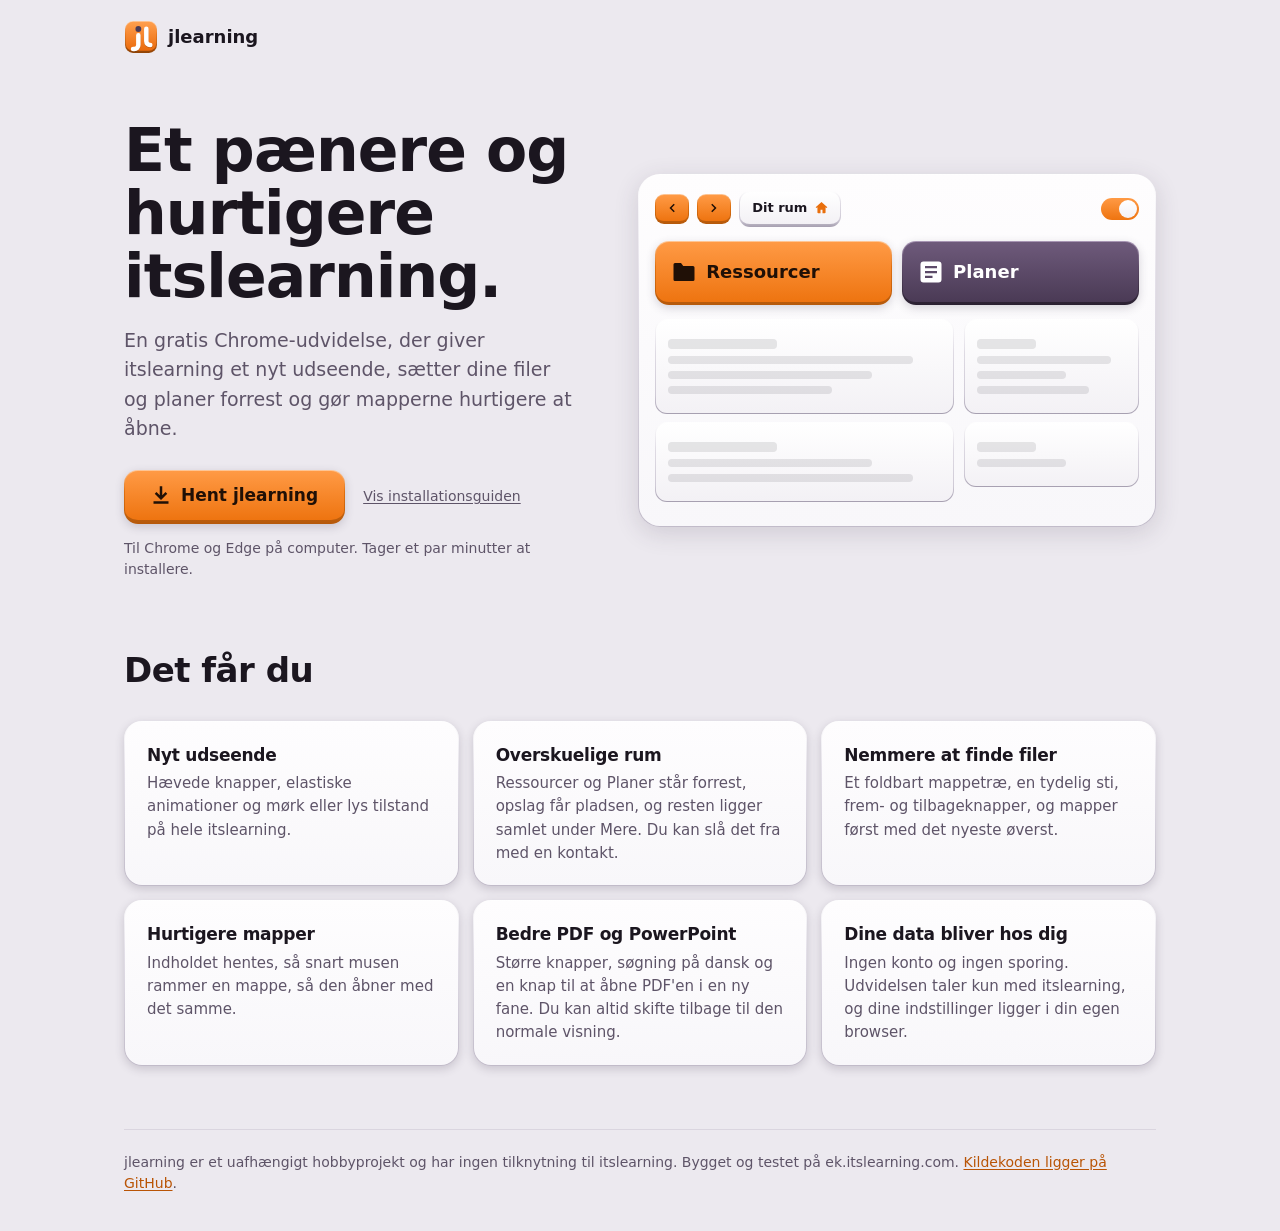
<file: site/index.html>
<!doctype html>
<html lang="da">
<head>
<meta charset="utf-8">
<meta name="viewport" content="width=device-width, initial-scale=1">
<title>jlearning: et pænere og hurtigere itslearning</title>
<meta name="description" content="En gratis Chrome-udvidelse, der giver itslearning et nyt udseende, en mere overskuelig rumvisning, et mappetræ og hurtigere mapper.">
<meta name="theme-color" content="#0F0B12">
<meta property="og:title" content="jlearning">
<meta property="og:description" content="Et pænere og hurtigere itslearning. Gratis Chrome-udvidelse.">
<meta property="og:type" content="website">
<meta property="og:url" content="https://jlearning.pages.dev/">
<meta property="og:image" content="https://jlearning.pages.dev/icon-128.png">
<link rel="icon" href="logo.svg" type="image/svg+xml">
<style>
  /* The same palette and raised surfaces as the extension's tokens.css. */
  :root {
    color-scheme: dark;
    --win: #0F0B12; --text: #EFEBF2; --muted: #A196AB; --faint: #746A7E; --divider: #221C27;
    --accent: #F5821F; --accent-text: #FFAE6B; --on-accent: #201006;
    --raised-fill: linear-gradient(#2B2432, #1C1721);
    --raised-fill-hover: linear-gradient(#352C3D, #221C28);
    --raised-edge: linear-gradient(#5E5369 0%, #2C2533 35%, #1E1924 80%, #040305 100%);
    --panel-fill: linear-gradient(#1A151F, #15111A);
    --panel-edge: linear-gradient(#352D3D, #1E1924 30%, #060408 100%);
    --inset-fill: #0C090E;
    --inset-edge: linear-gradient(#030204 0%, #1A151F 50%, #342C3B 100%);
    --accent-fill: linear-gradient(#FF9A45, #EE7410);
    --accent-fill-hover: linear-gradient(#FFA758, #F67F1E);
    --accent-edge: linear-gradient(#FFC797 0%, #E0700F 40%, #8A4207 100%);
    --plum-fill: linear-gradient(#6E5A7B, #4A3A55);
    --plum-edge: linear-gradient(#A997B5 0%, #5D4A68 40%, #2A2031 100%);
    --shadow: 0 6px 22px rgba(0, 0, 0, .55);
    --soft-shadow: 0 3px 10px rgba(0, 0, 0, .5);
    --bar: rgba(239, 235, 242, .13);
    /* Friis's ElasticEase, sampled */
    --spring: linear(0, .071, .156, .251, .35, .452, .55, .645, .732, .81, .878, .935, .98, 1.015, 1.039, 1.054, 1.06, 1.059, 1.052, 1.041, 1.027, 1.012, .998, .985, .975, .969, .965, .966, .969, .974, .98, .987, .994, 1, 1.004, 1.007, 1.008, 1.008, 1.006, 1.004, 1.002, 1);
    --quick: cubic-bezier(.25, .46, .45, .94);
    --gutter: clamp(16px, 5vw, 64px);
  }
  @media (prefers-color-scheme: light) {
    :root {
      color-scheme: light;
      --win: #ECE9EF; --text: #1B161F; --muted: #5E5468; --faint: #8D8497; --divider: #DAD5DF;
      --accent: #E96F0C; --accent-text: #B95405;
      --raised-fill: linear-gradient(#FFFFFF, #F3F1F5);
      --raised-fill-hover: linear-gradient(#FFFFFF, #EBE8EE);
      --raised-edge: linear-gradient(#FFFFFF 0%, #DFDBE4 35%, #CFCAD6 80%, #A69FB0 100%);
      --panel-fill: linear-gradient(#FEFDFE, #F8F7FA);
      --panel-edge: linear-gradient(#FFFFFF 0%, #E4E0E9 30%, #C1BBC9 100%);
      --inset-fill: #F0EDF3;
      --inset-edge: linear-gradient(#BBB5C4 0%, #E0DCE5 50%, #FFFFFF 100%);
      --accent-edge: linear-gradient(#FFC797 0%, #E0700F 40%, #B5590B 100%);
      --shadow: 0 6px 24px rgba(60, 50, 75, .16);
      --soft-shadow: 0 3px 10px rgba(60, 50, 75, .2);
      --bar: rgba(27, 22, 31, .1);
    }
  }

  * { box-sizing: border-box; }
  html { scroll-behavior: smooth; }
  body {
    margin: 0; background: var(--win); color: var(--text);
    font: 16px/1.55 "Segoe UI Variable Text", "Segoe UI", system-ui, -apple-system, Roboto, sans-serif;
    -webkit-font-smoothing: antialiased;
  }
  a { color: var(--accent-text); text-underline-offset: 2px; }
  :focus-visible { outline: 2px solid var(--accent); outline-offset: 3px; }
  h1, h2, h3 { margin: 0; letter-spacing: -.015em; }
  p { margin: 0; }
  .wrap { max-width: 1160px; margin: 0 auto; padding: 0 var(--gutter); }

  header { display: flex; align-items: center; gap: 10px; padding: 20px 0; font-weight: 650; font-size: 18px; }
  header img { width: 34px; height: 34px; display: block; }

  /* ---------- buttons ---------- */
  .btn {
    display: inline-flex; align-items: center; justify-content: center; gap: 10px; min-height: 54px; padding: 0 26px;
    border: 1px solid transparent; border-bottom-width: 4px; border-radius: 14px;
    font-family: inherit; font-size: 16px; font-weight: 600; line-height: 1; text-decoration: none; cursor: pointer;
    background: var(--raised-fill) padding-box, var(--raised-edge) border-box; color: var(--text);
    transition: scale 650ms var(--spring), translate 650ms var(--spring);
  }
  .btn:hover { translate: 0 -2px; background: var(--raised-fill-hover) padding-box, var(--raised-edge) border-box; }
  .btn:active { scale: .95; transition: scale 90ms var(--quick); }
  .btn.main { background: var(--accent-fill) padding-box, var(--accent-edge) border-box; color: var(--on-accent); box-shadow: var(--soft-shadow); font-size: 17px; }
  .btn.main:hover { background: var(--accent-fill-hover) padding-box, var(--accent-edge) border-box; }
  .btn svg { width: 20px; height: 20px; flex: none; }

  /* ---------- hero ---------- */
  .hero { display: grid; grid-template-columns: minmax(0, 1fr) minmax(0, 1.15fr); gap: clamp(28px, 5vw, 64px); align-items: center; padding: clamp(20px, 5vh, 56px) 0 clamp(40px, 7vh, 80px); }
  h1 { font-size: clamp(36px, 5.2vw, 60px); line-height: 1.05; font-weight: 700; }
  .lede { margin: 18px 0 26px; color: var(--muted); font-size: clamp(17px, 1.6vw, 19px); max-width: 32em; }
  .actions { display: flex; flex-wrap: wrap; align-items: center; gap: 12px 18px; }
  .note { color: var(--muted); font-size: 14px; }

  /* the illustration: the room view, drawn, with nobody's real courses in it */
  .shot {
    padding: 16px; border: 1px solid transparent; border-radius: 22px;
    background: var(--panel-fill) padding-box, var(--panel-edge) border-box; box-shadow: var(--shadow);
    animation: pop 800ms var(--spring) backwards;
  }
  .shot-top { display: flex; align-items: center; gap: 8px; margin-bottom: 14px; }
  .arrow { flex: none; width: 34px; height: 30px; border: 1px solid transparent; border-bottom-width: 3px; border-radius: 9px; background: var(--accent-fill) padding-box, var(--accent-edge) border-box; display: grid; place-items: center; }
  .arrow svg { width: 12px; height: 12px; fill: var(--on-accent); }
  .shot-title { display: flex; align-items: center; gap: 8px; min-width: 0; padding: 6px 12px; border: 1px solid transparent; border-bottom-width: 3px; border-radius: 11px; background: var(--raised-fill) padding-box, var(--raised-edge) border-box; font-size: 13px; font-weight: 650; white-space: nowrap; overflow: hidden; }
  .shot-title svg { flex: none; width: 13px; height: 13px; fill: var(--accent); }
  .switch { position: relative; flex: none; margin-left: auto; width: 38px; height: 22px; border-radius: 11px; background: var(--accent-fill); }
  .switch::after { content: ""; position: absolute; top: 2px; right: 2px; width: 18px; height: 18px; border-radius: 50%; background: var(--raised-fill); }
  .shot-cards { display: grid; grid-template-columns: 1fr 1fr; gap: 10px; margin-bottom: 14px; }
  .shot-card { display: flex; align-items: center; gap: 10px; padding: 16px; border: 1px solid transparent; border-bottom-width: 3px; border-radius: 14px; font-weight: 700; font-size: clamp(14px, 1.5vw, 18px); box-shadow: var(--soft-shadow); }
  .shot-card svg { flex: none; width: 24px; height: 24px; fill: currentColor; }
  .shot-card.files { background: var(--accent-fill) padding-box, var(--accent-edge) border-box; color: var(--on-accent); }
  .shot-card.plans { background: var(--plum-fill) padding-box, var(--plum-edge) border-box; color: #fff; }
  .shot-cols { display: grid; grid-template-columns: 1.7fr 1fr; gap: 10px; }
  .shot-box { padding: 12px; border: 1px solid transparent; border-radius: 12px; background: var(--raised-fill) padding-box, var(--raised-edge) border-box; margin-bottom: 8px; }
  .line { display: block; height: 8px; margin: 7px 0; border-radius: 4px; background: var(--bar); }
  .line.head { width: 40%; height: 10px; }
  .l90 { width: 90%; } .l75 { width: 75%; } .l60 { width: 60%; }

  /* ---------- features ---------- */
  h2 { font-size: clamp(26px, 3vw, 34px); font-weight: 700; }
  .features { display: grid; grid-template-columns: repeat(auto-fit, minmax(270px, 1fr)); gap: 14px; margin: 24px 0 clamp(44px, 7vh, 80px); padding: 0; list-style: none; }
  .features li {
    padding: 20px 22px; border: 1px solid transparent; border-radius: 18px;
    background: var(--panel-fill) padding-box, var(--panel-edge) border-box; box-shadow: var(--soft-shadow);
    transition: translate 650ms var(--spring);
  }
  .features li:hover { translate: 0 -3px; }
  .features h3 { font-size: 17px; font-weight: 650; margin-bottom: 4px; }
  .features p { color: var(--muted); font-size: 15px; }

  /* ---------- the guide, shown after the download ---------- */
  #guide { padding: 8px 0 clamp(44px, 7vh, 80px); scroll-margin-top: 16px; }
  #guide[hidden] { display: none; }
  #guide:not([hidden]) { animation: rise 650ms var(--spring) backwards; }
  .guide-lede { margin: 8px 0 22px; color: var(--muted); max-width: 44em; }
  .steps { display: grid; gap: 12px; margin: 0; padding: 0; list-style: none; counter-reset: step; }
  .steps > li {
    position: relative; padding: 18px 22px 20px 78px; counter-increment: step;
    border: 1px solid transparent; border-radius: 18px;
    background: var(--panel-fill) padding-box, var(--panel-edge) border-box; box-shadow: var(--soft-shadow);
  }
  .steps > li::before {
    content: counter(step); position: absolute; left: 20px; top: 18px; width: 42px; height: 42px; display: grid; place-items: center;
    border: 1px solid transparent; border-bottom-width: 3px; border-radius: 12px;
    background: var(--accent-fill) padding-box, var(--accent-edge) border-box; color: var(--on-accent); font-weight: 700; font-size: 18px;
  }
  .steps h3 { font-size: 18px; font-weight: 650; margin-bottom: 3px; }
  .steps p { color: var(--muted); }
  .steps strong { color: var(--text); font-weight: 600; }
  .copy-row { display: flex; flex-wrap: wrap; align-items: center; gap: 8px; margin-top: 10px; }
  code {
    padding: 9px 13px; border: 1px solid transparent; border-top-width: 2px; border-radius: 10px;
    background: linear-gradient(var(--inset-fill), var(--inset-fill)) padding-box, var(--inset-edge) border-box;
    font: 500 14px "Cascadia Mono", Consolas, monospace; user-select: all;
  }
  .btn.small { min-height: 40px; padding: 0 14px; font-size: 14px; border-bottom-width: 3px; border-radius: 10px; }
  .after { margin-top: 18px; padding: 18px 22px; border: 1px solid transparent; border-radius: 16px; background: linear-gradient(var(--inset-fill), var(--inset-fill)) padding-box, var(--inset-edge) border-box; color: var(--muted); font-size: 15px; }
  .after p + p { margin-top: 8px; }
  .after strong { color: var(--text); font-weight: 600; }

  footer { padding: 22px 0 36px; border-top: 1px solid var(--divider); color: var(--muted); font-size: 14px; }

  @keyframes pop { from { scale: .92; opacity: 0; } 30% { opacity: 1; } }
  @keyframes rise { from { translate: 0 24px; opacity: 0; } 30% { opacity: 1; } }
  @media (prefers-reduced-motion: reduce) {
    html { scroll-behavior: auto; }
    * { animation: none !important; transition: none !important; }
  }
  @media (max-width: 860px) {
    .hero { grid-template-columns: minmax(0, 1fr); }
  }
  @media (max-width: 520px) {
    .steps > li { padding: 70px 18px 18px; }
    .actions .btn { width: 100%; }
    .shot-cols { grid-template-columns: minmax(0, 1fr); }
    .shot-card { padding: 12px; }
  }
</style>
</head>
<body>
<div class="wrap">
  <header><img src="logo.svg" alt="" width="34" height="34">jlearning</header>

  <main>
    <section class="hero">
      <div>
        <h1>Et pænere og hurtigere itslearning.</h1>
        <p class="lede">En gratis Chrome-udvidelse, der giver itslearning et nyt udseende, sætter dine filer og planer forrest og gør mapperne hurtigere at åbne.</p>
        <div class="actions">
          <a class="btn main" id="download" href="https://github.com/jxfriis/jlearning/releases/latest/download/jlearning.zip">
            <svg viewBox="0 0 16 16" fill="currentColor" aria-hidden="true"><path d="M7 1h2v7.2l2.6-2.6L13 7l-5 5-5-5 1.4-1.4L7 8.2zM2 13h12v2H2z"/></svg>
            Hent jlearning
          </a>
          <a class="note" href="#guide" id="show-guide">Vis installationsguiden</a>
        </div>
        <p class="note" style="margin-top:14px">Til Chrome og Edge på computer. Tager et par minutter at installere.</p>
      </div>

      <div class="shot" role="img" aria-label="Tegning af et rum i jlearning: to store knapper til Ressourcer og Planer, med opslag og seneste ændringer nedenunder">
        <div class="shot-top">
          <span class="arrow"><svg viewBox="0 0 16 16"><path d="M10.3 2.3 11.7 3.7 7.4 8l4.3 4.3-1.4 1.4L4.6 8z"/></svg></span>
          <span class="arrow"><svg viewBox="0 0 16 16"><path d="M5.7 2.3 4.3 3.7 8.6 8l-4.3 4.3 1.4 1.4L11.4 8z"/></svg></span>
          <span class="shot-title">Dit rum <svg viewBox="0 0 16 16"><path d="M8 1.2.8 7.6l1 1.1L3 7.7V14a1 1 0 0 0 1 1h2.8v-4.2h2.4V15H12a1 1 0 0 0 1-1V7.7l1.2 1 1-1.1z"/></svg></span>
          <span class="switch"></span>
        </div>
        <div class="shot-cards">
          <div class="shot-card files"><svg viewBox="0 0 16 16"><path d="M1 3a1 1 0 0 1 1-1h4l1.5 2H14a1 1 0 0 1 1 1v8a1 1 0 0 1-1 1H2a1 1 0 0 1-1-1z"/></svg>Ressourcer</div>
          <div class="shot-card plans"><svg viewBox="0 0 16 16"><path d="M3 1a2 2 0 0 0-2 2v10a2 2 0 0 0 2 2h10a2 2 0 0 0 2-2V3a2 2 0 0 0-2-2zm1 3h8v1.5H4zm0 3.3h8v1.5H4zm0 3.2h5V12H4z"/></svg>Planer</div>
        </div>
        <div class="shot-cols">
          <div>
            <div class="shot-box"><span class="line head"></span><span class="line l90"></span><span class="line l75"></span><span class="line l60"></span></div>
            <div class="shot-box"><span class="line head"></span><span class="line l75"></span><span class="line l90"></span></div>
          </div>
          <div>
            <div class="shot-box"><span class="line head"></span><span class="line l90"></span><span class="line l60"></span><span class="line l75"></span></div>
            <div class="shot-box"><span class="line head"></span><span class="line l60"></span></div>
          </div>
        </div>
      </div>
    </section>

    <section id="guide" hidden>
      <h2>Sådan installerer du den</h2>
      <p class="guide-lede">Din download er startet. Udvidelsen ligger ikke i Chrome Web Store, så du indlæser den selv. Det er kun disse fem trin.</p>
      <ol class="steps">
        <li>
          <h3>Pak filen ud</h3>
          <p>Find <strong>jlearning.zip</strong> i din Overførsler-mappe, højreklik og vælg <strong>Udpak alle</strong>. Læg mappen et sted, hvor den kan blive liggende, for Chrome bruger den hele tiden.</p>
        </li>
        <li>
          <h3>Åbn udvidelsessiden</h3>
          <p>Kopiér adressen, sæt den ind i adressefeltet i Chrome, og tryk Enter.</p>
          <div class="copy-row">
            <code id="address">chrome://extensions</code>
            <button class="btn small" id="copy" type="button">Kopiér</button>
          </div>
          <p style="margin-top:10px">Bruger du Edge, er adressen <strong>edge://extensions</strong>.</p>
        </li>
        <li>
          <h3>Slå Udviklertilstand til</h3>
          <p>Tænd for kontakten <strong>Udviklertilstand</strong> øverst til højre. I Edge står den i menuen til venstre.</p>
        </li>
        <li>
          <h3>Indlæs mappen</h3>
          <p>Tryk på <strong>Indlæs upakket</strong>, og vælg den udpakkede mappe, altså den hvor filen <strong>manifest.json</strong> ligger direkte.</p>
        </li>
        <li>
          <h3>Åbn itslearning</h3>
          <p>Udvidelsen er aktiv med det samme. Åbn itslearning, eller opdater siden, hvis den allerede er åben. Er kontakten ved jlearning slået fra, så slå den til.</p>
        </li>
      </ol>
      <div class="after">
        <p><strong>Vil du have knappen frem?</strong> Tryk på puslespilsikonet i Chrome og på nålen ved jlearning. Her vælger du mørk, lys eller auto, og du kan slå det hele fra.</p>
        <p><strong>Ny version?</strong> Hent den igen, erstat indholdet i mappen, og tryk på genindlæs-pilen ved jlearning på udvidelsessiden.</p>
        <p><strong>Advarsel fra Chrome?</strong> Chrome kan minde dig om, at udvidelser i udviklertilstand er slået til. Det er normalt for udvidelser uden for Web Store.</p>
      </div>
    </section>

    <h2>Det får du</h2>
    <ul class="features">
      <li><h3>Nyt udseende</h3><p>Hævede knapper, elastiske animationer og mørk eller lys tilstand på hele itslearning.</p></li>
      <li><h3>Overskuelige rum</h3><p>Ressourcer og Planer står forrest, opslag får pladsen, og resten ligger samlet under Mere. Du kan slå det fra med en kontakt.</p></li>
      <li><h3>Nemmere at finde filer</h3><p>Et foldbart mappetræ, en tydelig sti, frem- og tilbageknapper, og mapper først med det nyeste øverst.</p></li>
      <li><h3>Hurtigere mapper</h3><p>Indholdet hentes, så snart musen rammer en mappe, så den åbner med det samme.</p></li>
      <li><h3>Bedre PDF og PowerPoint</h3><p>Større knapper, søgning på dansk og en knap til at åbne PDF'en i en ny fane. Du kan altid skifte tilbage til den normale visning.</p></li>
      <li><h3>Dine data bliver hos dig</h3><p>Ingen konto og ingen sporing. Udvidelsen taler kun med itslearning, og dine indstillinger ligger i din egen browser.</p></li>
    </ul>
  </main>

  <footer>
    jlearning er et uafhængigt hobbyprojekt og har ingen tilknytning til itslearning. Bygget og testet på ek.itslearning.com.
    <a href="https://github.com/jxfriis/jlearning">Kildekoden ligger på GitHub</a>.
  </footer>
</div>
<script>
  const guide = document.getElementById('guide');
  const lede = guide.querySelector('.guide-lede');
  const manualLede = 'Udvidelsen ligger ikke i Chrome Web Store, så du indlæser den selv. Det er kun disse fem trin.';
  const show = () => {
    guide.hidden = false;
    // after the browser has begun the download, so the move doesn't fight it
    setTimeout(() => guide.scrollIntoView(), 150);
  };
  document.getElementById('download').addEventListener('click', () => show());
  document.getElementById('show-guide').addEventListener('click', event => {
    event.preventDefault();
    if (guide.hidden) lede.textContent = manualLede;
    show();
  });
  const copy = document.getElementById('copy');
  copy.addEventListener('click', async () => {
    try {
      await navigator.clipboard.writeText(document.getElementById('address').textContent);
      copy.textContent = 'Kopieret';
    } catch {
      copy.textContent = 'Markér og kopiér selv';
    }
    setTimeout(() => { copy.textContent = 'Kopiér'; }, 2000);
  });
</script>
</body>
</html>
</file>
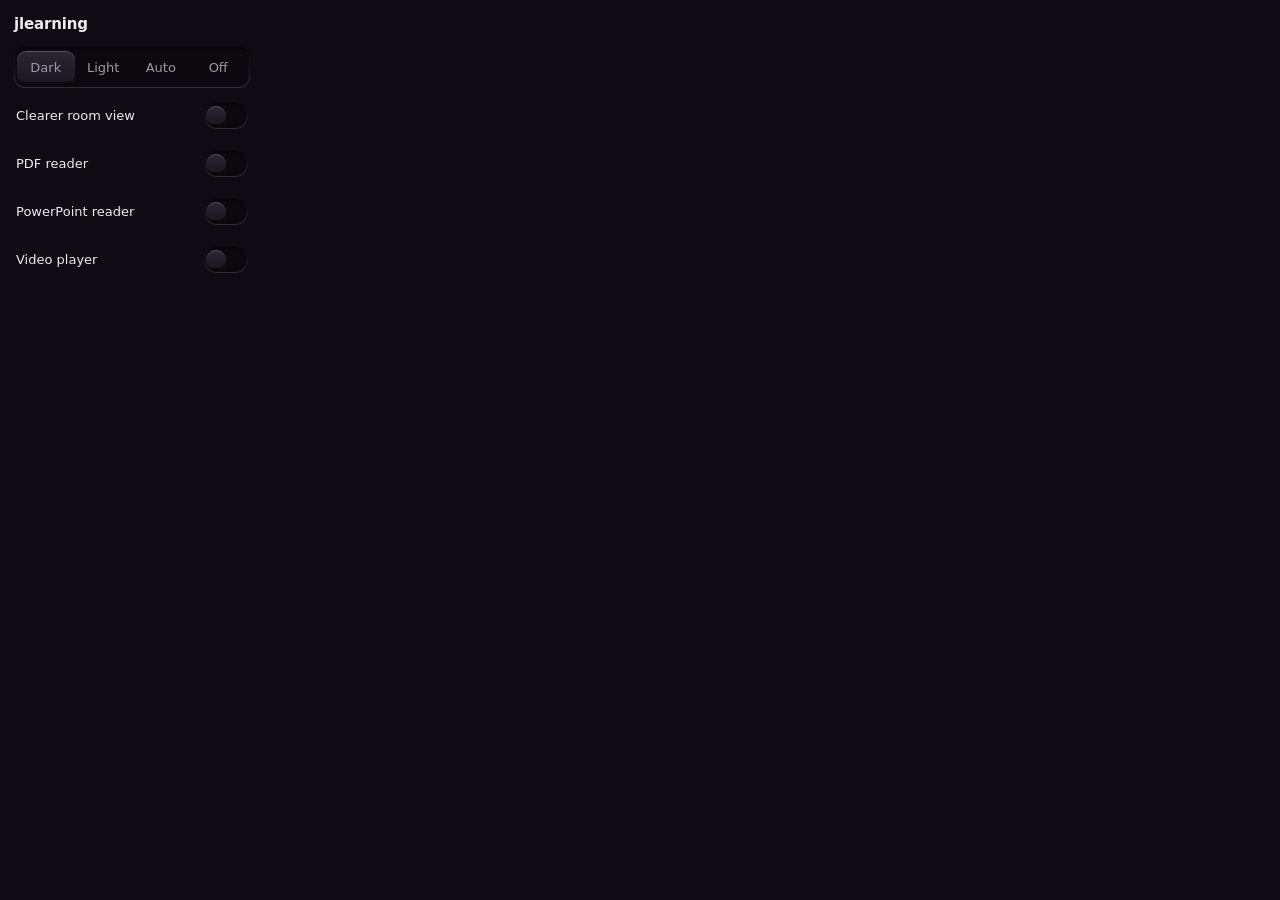
<file: popup.html>
<!doctype html>
<html lang="en" data-jl="dark">
<head>
<meta charset="utf-8">
<title>jlearning</title>
<link rel="stylesheet" href="generated/easing.css">
<link rel="stylesheet" href="popup.css">
</head>
<body>
  <h1>jlearning</h1>
  <div class="seg" role="radiogroup" aria-label="Theme">
    <span class="pill"></span>
    <button role="radio" data-v="dark">Dark</button>
    <button role="radio" data-v="light">Light</button>
    <button role="radio" data-v="auto">Auto</button>
    <button role="radio" data-v="off">Off</button>
  </div>
  <button class="row" role="switch" data-key="roomView">Clearer room view<b><i></i></b></button>
  <button class="row" role="switch" data-key="readerPdf">PDF reader<b><i></i></b></button>
  <button class="row" role="switch" data-key="readerPpt">PowerPoint reader<b><i></i></b></button>
  <button class="row" role="switch" data-key="readerVideo">Video player<b><i></i></b></button>
  <script src="popup.js"></script>
</body>
</html>
</file>
<file: generated/easing.css>
html[data-jl]{--jl-spring:linear(0,0.0709,0.1558,0.251,0.3529,0.4584,0.5645,0.6685,0.7683,0.8618,0.9476,1.0246,1.0919,1.149,1.1958,1.2324,1.259,1.2763,1.2848,1.2855,1.2793,1.267,1.2498,1.2286,1.2044,1.1781,1.1507,1.1229,1.0954,1.0689,1.0439,1.0208,1,0.9817,0.966,0.953,0.9427,0.935,0.9298,0.927,0.9263,0.9274,0.9302,0.9343,0.9396,0.9457,0.9523,0.9593,0.9665,0.9735,0.9804,0.9869,0.9929,0.9983,1.0031,1.0072,1.0106,1.0133,1.0154,1.0168,1.0175,1.0178,1.0175,1.0169,1.0159,1.0146,1.0131,1.0115,1.0098,1.0081,1.0064,1.0048,1.0033,1.0019,1.0007,0.9997,0.9988,0.9981,0.9976,0.9972,0.997,0.9969,0.9969,0.9971,0.9973,0.9975,0.9979,0.9982,0.9985,0.9988,0.9991,0.9994,0.9996,0.9998,0.9999,1,1);--jl-bouncy:linear(0,0.0607,0.1283,0.2012,0.2777,0.3563,0.4357,0.5147,0.5922,0.6671,0.7387,0.8064,0.8695,0.9276,0.9804,1.0277,1.0695,1.1056,1.1363,1.1615,1.1816,1.1969,1.2075,1.2139,1.2164,1.2154,1.2114,1.2046,1.1956,1.1847,1.1723,1.1587,1.1443,1.1293,1.1142,1.0991,1.0843,1.0699,1.0563,1.0434,1.0314,1.0204,1.0105,1.0016,0.9939,0.9873,0.9818,0.9774,0.9739,0.9714,0.9698,0.969,0.9689,0.9694,0.9704,0.9719,0.9737,0.9758,0.9781,0.9805,0.9829,0.9854,0.9877,0.9899,0.992,0.9939,0.9955,0.9969,0.998,0.9989,0.9995,0.9999,1);--jl-back:linear(0,0.0604,0.1192,0.1762,0.2314,0.2848,0.3365,0.3864,0.4345,0.4808,0.5252,0.5679,0.6088,0.6479,0.6852,0.7207,0.7545,0.7865,0.8168,0.8454,0.8722,0.8975,0.9211,0.9431,0.9635,0.9824,0.9998,1.0157,1.0302,1.0433,1.0551,1.0655,1.0747,1.0827,1.0896,1.0953,1.1,1.1037,1.1064,1.1082,1.1092,1.1093,1.1088,1.1075,1.1056,1.1032,1.1002,1.0967,1.0929,1.0886,1.0841,1.0793,1.0743,1.0692,1.0639,1.0586,1.0533,1.048,1.0428,1.0378,1.0329,1.0282,1.0237,1.0196,1.0157,1.0122,1.0091,1.0064,1.0042,1.0024,1.0011,1.0003,1);--jl-settle:linear(0,0.0506,0.0997,0.1474,0.1937,0.2385,0.2819,0.324,0.3646,0.4037,0.4415,0.4779,0.513,0.5466,0.5789,0.6099,0.6395,0.6678,0.6948,0.7205,0.745,0.7682,0.7903,0.8111,0.8307,0.8492,0.8666,0.8829,0.8981,0.9123,0.9255,0.9377,0.9489,0.9592,0.9687,0.9772,0.985,0.992,0.9982,1.0037,1.0085,1.0127,1.0162,1.0192,1.0216,1.0235,1.0249,1.0259,1.0265,1.0267,1.0265,1.0261,1.0254,1.0244,1.0233,1.0219,1.0205,1.0189,1.0172,1.0155,1.0137,1.012,1.0102,1.0086,1.007,1.0055,1.0042,1.003,1.002,1.0011,1.0005,1.0001,1);--jl-quick:cubic-bezier(.25,.46,.45,.94)}
html[data-jl]{.olympicblue--100{--jl-course:#65aed8}.emerald--100{--jl-course:#78c48e}.mauve--100{--jl-course:#a881bb}.moss--100{--jl-course:#c2cc70}.grape--100{--jl-course:#bb9081}.bronze--100{--jl-course:#d7a465}.clay--100{--jl-course:#ce8c6e}.pigeongrey--100{--jl-course:#81a6bb}.mulberry--100{--jl-course:#be7e9c}.olive--100{--jl-course:#aabb81}.cornflower--100{--jl-course:#6f7cce}}
</file>
<file: popup.css>
* { box-sizing: border-box; }
body {
  width: 264px; margin: 0; padding: 14px;
  background: #0F0B12; color: #EFEBF2;
  font: 13px/1.4 "Segoe UI Variable Text", "Segoe UI", system-ui, sans-serif;
  -webkit-font-smoothing: antialiased;
}
h1 { margin: 0 0 12px; font-size: 15px; font-weight: 650; letter-spacing: -.01em; }

/* Friis's sliding-pill choice */
.seg {
  position: relative; display: flex; padding: 2px; border-radius: 11px;
  border: 1px solid transparent; border-top-width: 2px;
  background: linear-gradient(#0C090E, #0C090E) padding-box, linear-gradient(#030204 0%, #1A151F 50%, #342C3B 100%) border-box;
}
.pill {
  position: absolute; top: 2px; bottom: 2px; left: 2px; width: calc((100% - 4px) / 4); border-radius: 9px;
  border: 1px solid transparent; border-bottom-width: 3px;
  background: linear-gradient(#2B2432, #1C1721) padding-box, linear-gradient(#5E5369 0%, #2C2533 35%, #1E1924 80%, #040305 100%) border-box;
  transition: translate 750ms var(--jl-spring);
}
button {
  position: relative; flex: 1; height: 34px; padding: 0; border: 0; border-radius: 9px;
  background: transparent; color: #A196AB; font: inherit; cursor: pointer;
  transition: scale 650ms var(--jl-spring);
}
button:active { scale: .94; transition: scale 90ms var(--jl-quick); }
button.on { color: #EFEBF2; font-weight: 600; }
button:focus-visible { outline: 2px solid #F5821F; outline-offset: -2px; }

/* reader switches */
button.row {
  display: flex; width: 100%; height: 40px; margin-top: 8px; padding: 0 2px; align-items: center; justify-content: space-between;
  color: #EFEBF2; text-align: left;
}
button.row:active { scale: 1; }
.row b {
  position: relative; flex: none; width: 44px; height: 26px; border: 1px solid transparent; border-top-width: 2px; border-radius: 13px;
  background: linear-gradient(#0C090E, #0C090E) padding-box, linear-gradient(#030204 0%, #1A151F 50%, #342C3B 100%) border-box;
}
.row[aria-checked="true"] b { background: linear-gradient(#FF9A45, #EE7410) padding-box, linear-gradient(#FFC797 0%, #E0700F 40%, #8A4207 100%) border-box; }
.row i {
  position: absolute; top: 1px; left: 1px; width: 20px; height: 20px; border-radius: 50%;
  border: 1px solid transparent; border-bottom-width: 2px;
  background: linear-gradient(#2B2432, #1C1721) padding-box, linear-gradient(#5E5369 0%, #2C2533 35%, #1E1924 80%, #040305 100%) border-box;
  transition: translate 750ms var(--jl-spring);
}
.row[aria-checked="true"] i { translate: 18px 0; }
</file>
